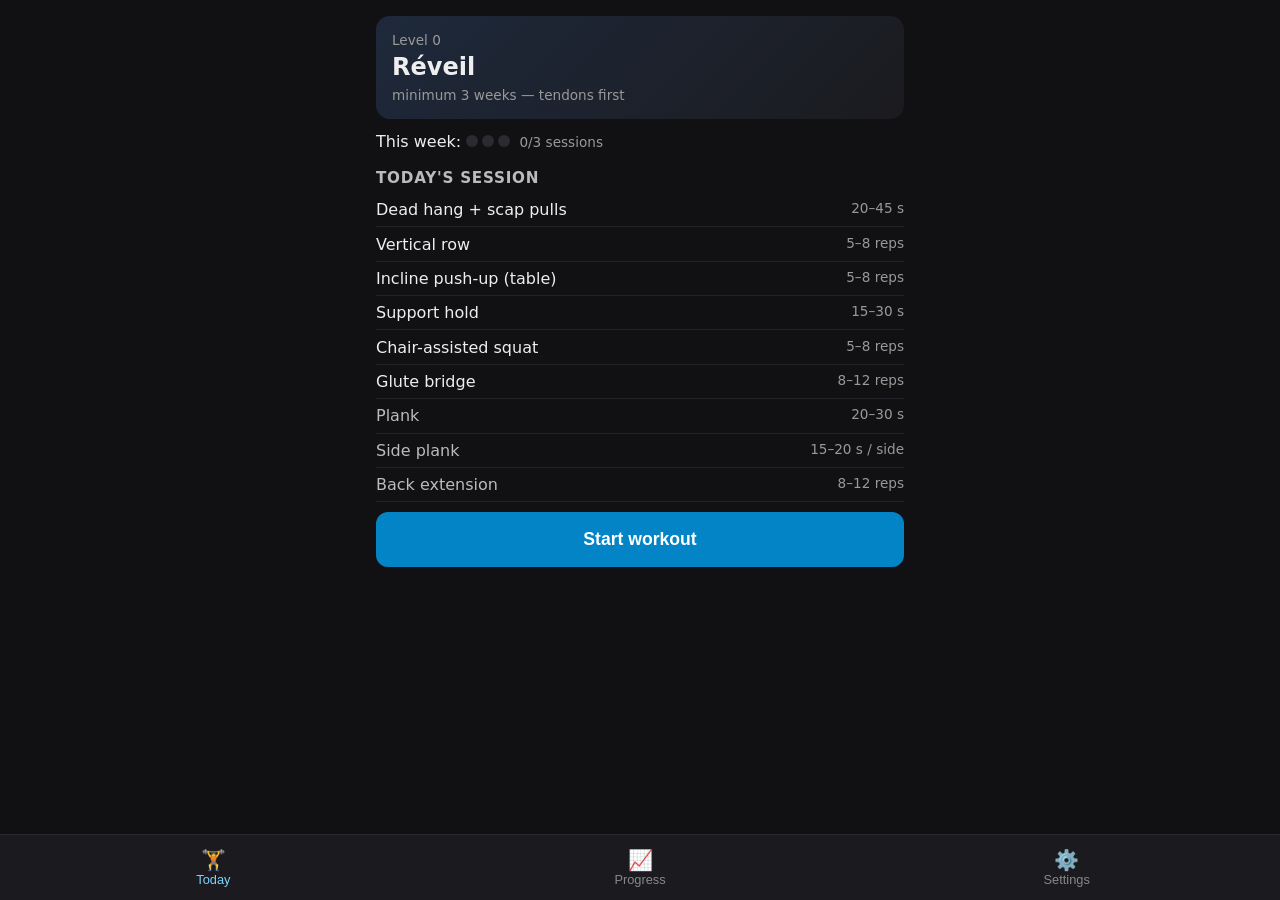
<file: app/index.html>
<!doctype html>
<html lang="en">
<head>
<meta charset="utf-8">
<meta name="viewport" content="width=device-width, initial-scale=1, viewport-fit=cover">
<meta name="apple-mobile-web-app-capable" content="yes">
<meta name="apple-mobile-web-app-status-bar-style" content="black-translucent">
<meta name="theme-color" content="#111114">
<title>Claudisthenics</title>
<link rel="manifest" href="manifest.webmanifest">
<link rel="icon" href="icon.svg" type="image/svg+xml">
<link rel="apple-touch-icon" href="apple-touch-icon.png">
<link rel="stylesheet" href="styles.css">
</head>
<body>
<div id="screen"></div>
<nav id="tabbar">
  <button data-tab="today"><span class="ico">🏋️</span>Today</button>
  <button data-tab="progress"><span class="ico">📈</span>Progress</button>
  <button data-tab="settings"><span class="ico">⚙️</span>Settings</button>
</nav>
<script src="data.js"></script>
<script src="viz.js"></script>
<script src="store.js"></script>
<script src="app.js"></script>
</body>
</html>
</file>
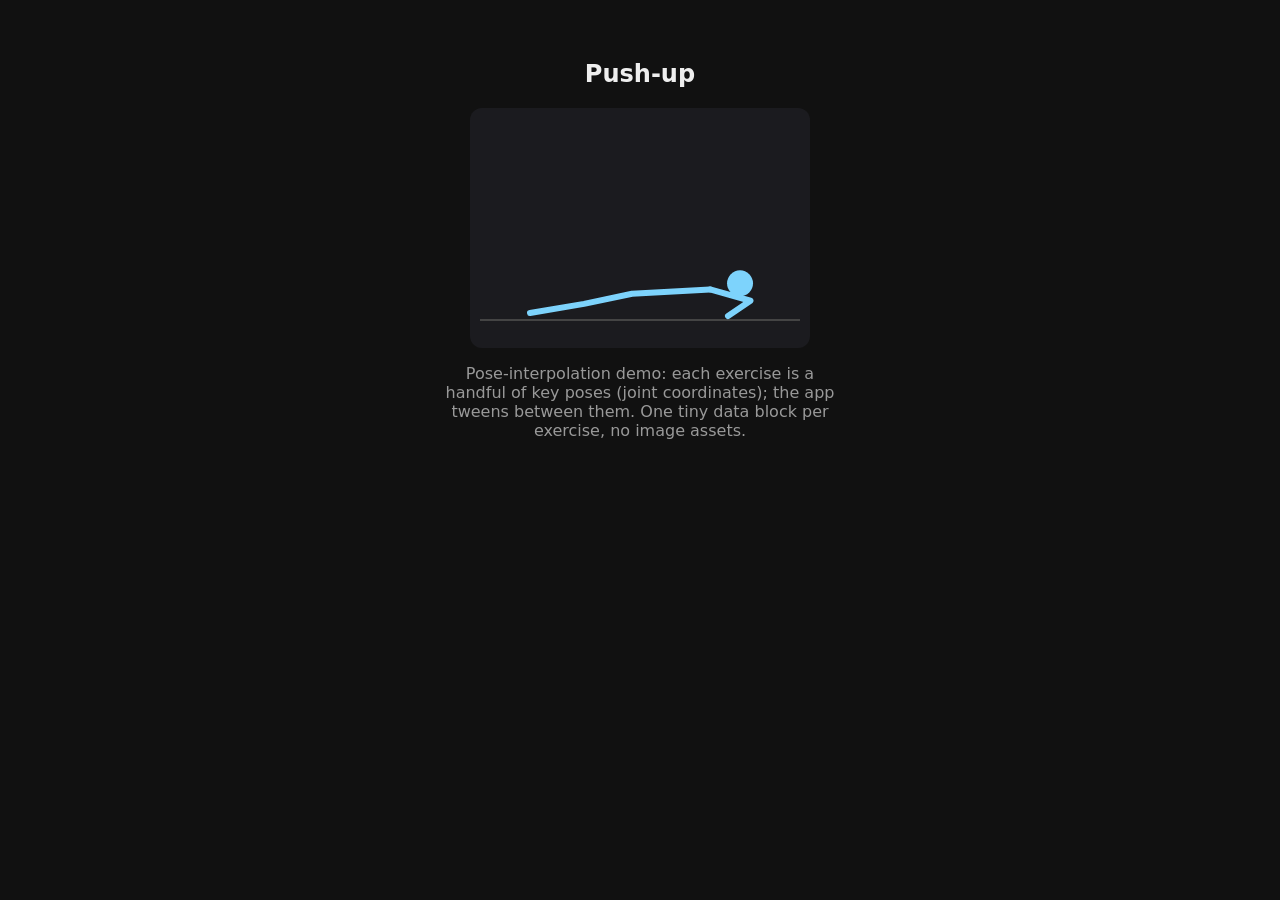
<file: viz/demo-pushup.html>
<!doctype html>
<html>
<head>
<meta charset="utf-8">
<title>Claudisthenics — viz proof of concept</title>
<style>
  body { font-family: system-ui, sans-serif; background: #111; color: #eee;
         display: flex; flex-direction: column; align-items: center; padding: 2rem; }
  svg { background: #1b1b1f; border-radius: 12px; }
  polyline { stroke: #7dd3fc; stroke-width: 6; stroke-linecap: round;
             stroke-linejoin: round; fill: none; }
  circle { fill: #7dd3fc; }
  .ground { stroke: #444; stroke-width: 2; }
  p { max-width: 40ch; color: #999; text-align: center; }
</style>
</head>
<body>
<h2>Push-up</h2>
<svg width="340" height="240" viewBox="0 0 340 240">
  <line class="ground" x1="10" y1="212" x2="330" y2="212"/>
  <polyline id="bodyLine"/>
  <polyline id="armLine"/>
  <circle id="headDot" r="13"/>
</svg>
<p>Pose-interpolation demo: each exercise is a handful of key poses (joint coordinates);
the app tweens between them. One tiny data block per exercise, no image assets.</p>
<script>
  // Two key poses: joint name -> [x, y]. Feet and hands stay planted.
  const TOP = {
    ankle: [60, 205], knee: [115, 190], hip: [165, 172],
    shoulder: [245, 150], head: [272, 140],
    elbow: [252, 178], wrist: [258, 208]
  };
  const BOTTOM = {
    ankle: [60, 205], knee: [114, 196], hip: [162, 186],
    shoulder: [240, 182], head: [270, 176],
    elbow: [281, 193], wrist: [258, 208]
  };

  const bodyLine = document.getElementById("bodyLine");
  const armLine  = document.getElementById("armLine");
  const headDot  = document.getElementById("headDot");
  const lerp = (a, b, t) => a + (b - a) * t;

  function draw(t) {
    const P = {};
    for (const k in TOP) P[k] = [lerp(TOP[k][0], BOTTOM[k][0], t),
                                 lerp(TOP[k][1], BOTTOM[k][1], t)];
    bodyLine.setAttribute("points",
      [P.ankle, P.knee, P.hip, P.shoulder].map(p => p.join(",")).join(" "));
    armLine.setAttribute("points",
      [P.shoulder, P.elbow, P.wrist].map(p => p.join(",")).join(" "));
    headDot.setAttribute("cx", P.head[0]);
    headDot.setAttribute("cy", P.head[1]);
  }

  const start = performance.now();
  (function loop(now) {
    // 2 s per rep, eased down-and-up
    const t = (1 - Math.cos((now - start) / 1000 * Math.PI)) / 2;
    draw(t);
    requestAnimationFrame(loop);
  })(start);
</script>
</body>
</html>
</file>
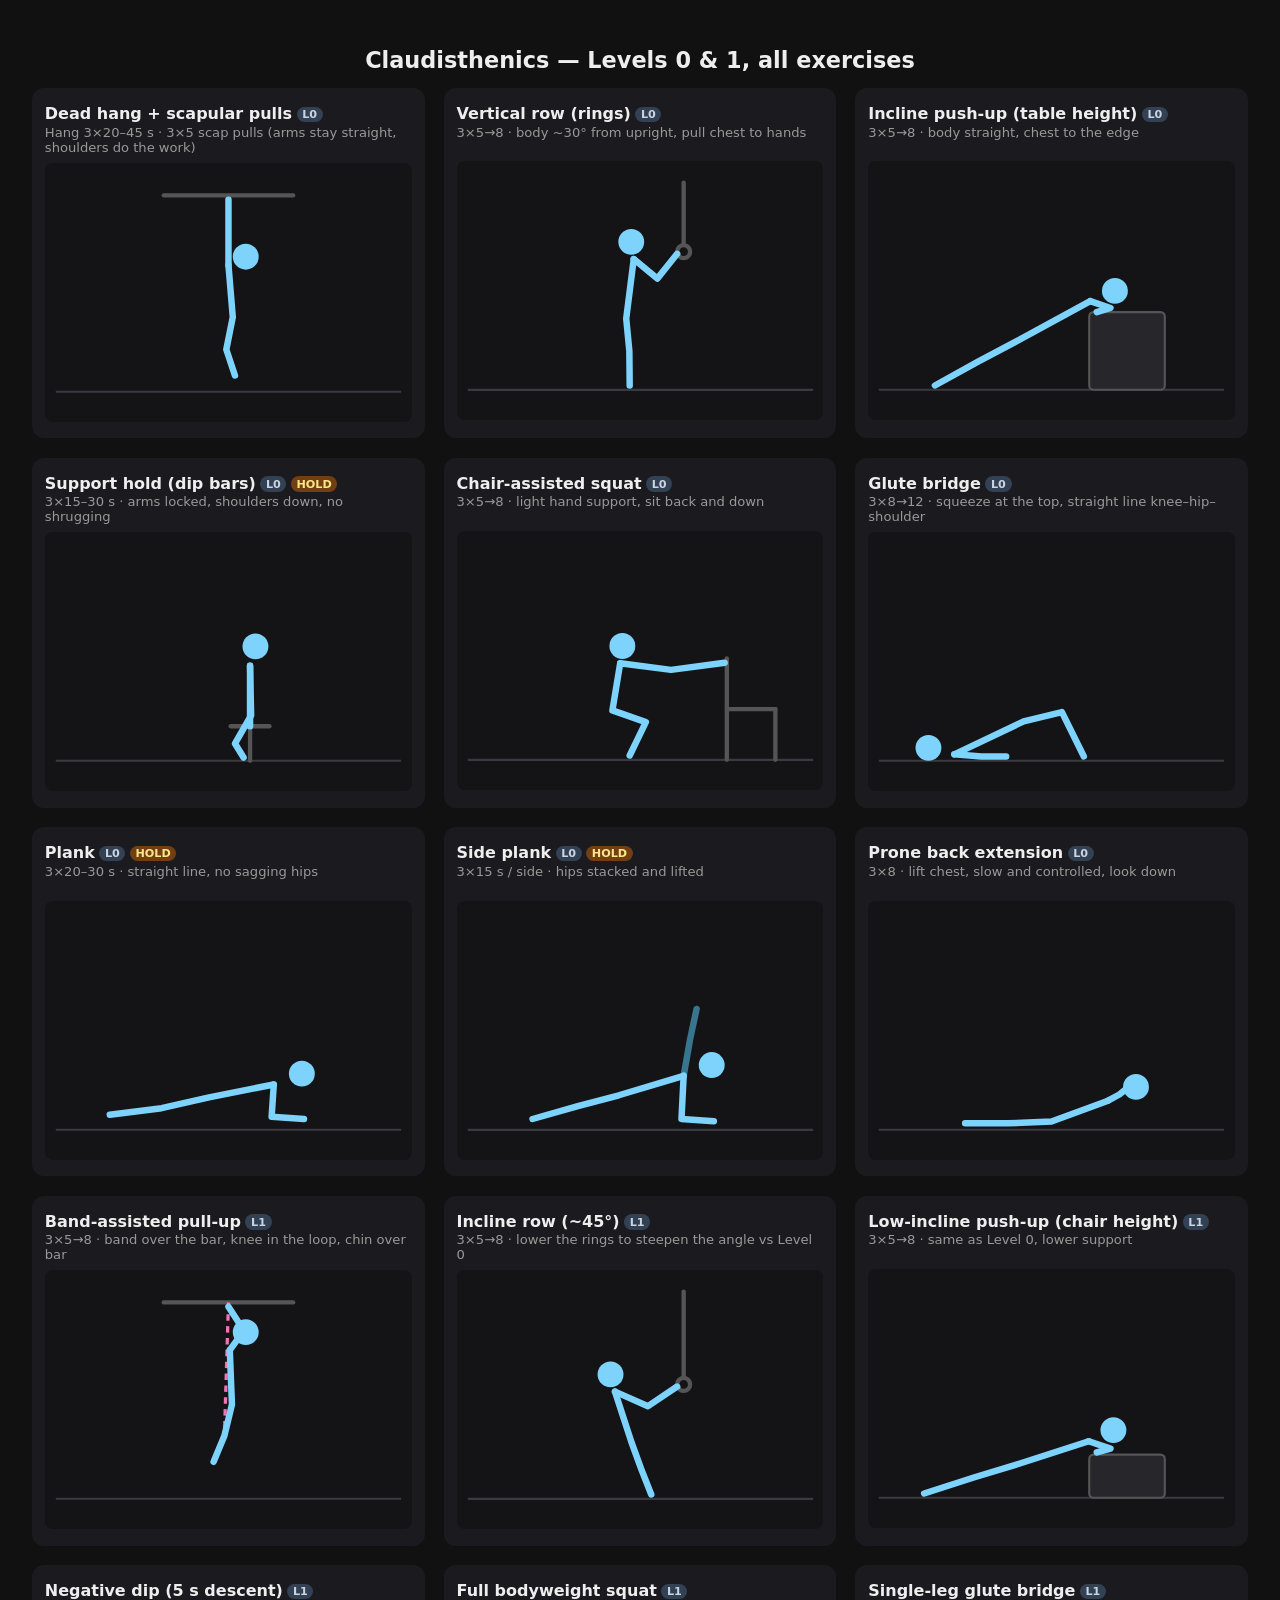
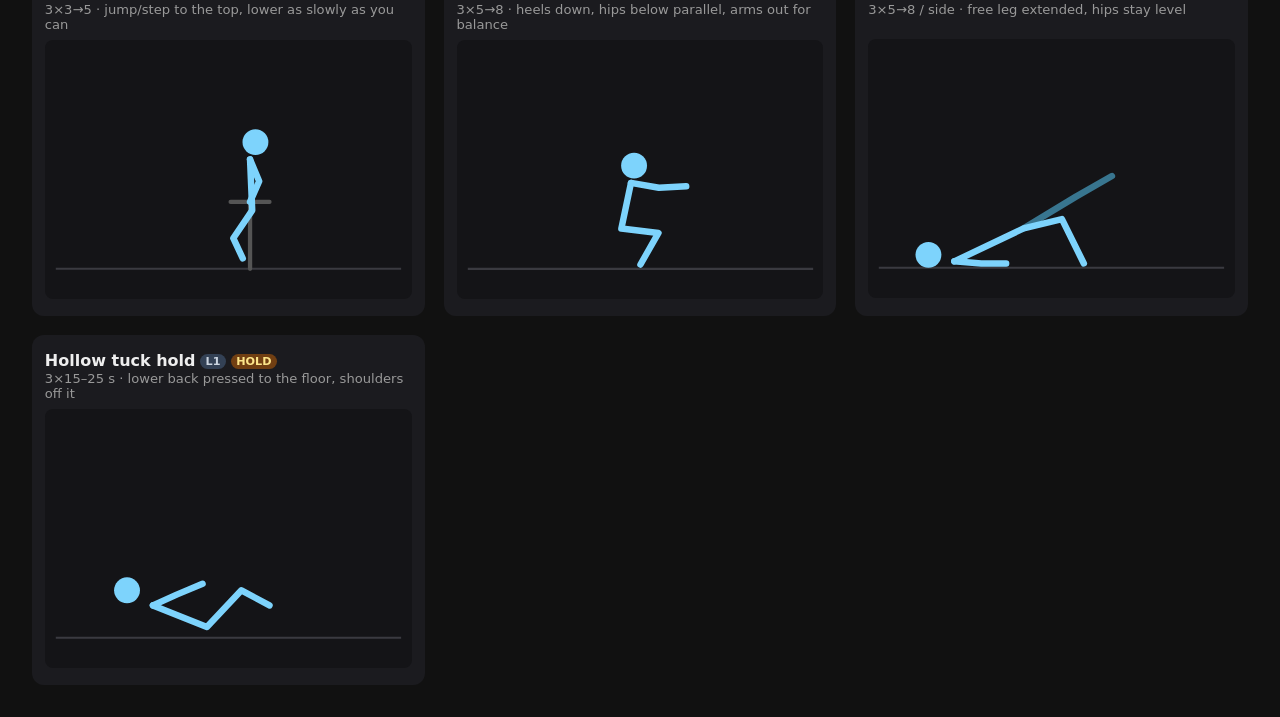
<file: viz/level0-1.html>
<!doctype html>
<html>
<head>
<meta charset="utf-8">
<title>Claudisthenics — Level 0–1 exercise gallery</title>
<style>
  body { font-family: system-ui, sans-serif; background: #111; color: #eee;
         margin: 0; padding: 2rem; }
  h1 { text-align: center; font-size: 1.4rem; }
  .grid { display: grid; grid-template-columns: repeat(auto-fill, minmax(300px, 1fr));
          gap: 1.2rem; max-width: 1400px; margin: 0 auto; }
  .tile { background: #1b1b1f; border-radius: 12px; padding: .8rem; }
  .tile h3 { margin: .2rem 0 .1rem; font-size: 1rem; font-weight: 600; }
  .tile .note { color: #999; font-size: .82rem; margin: 0 0 .5rem; min-height: 2.2em; }
  .badge { display: inline-block; font-size: .7rem; padding: .1em .5em;
           border-radius: 999px; background: #334155; color: #cbd5e1;
           vertical-align: middle; margin-left: .4em; }
  .badge.hold { background: #713f12; color: #fde68a; }
  svg { width: 100%; height: auto; background: #141417; border-radius: 8px; }
  .fig  { stroke: #7dd3fc; stroke-width: 6; stroke-linecap: round;
          stroke-linejoin: round; fill: none; }
  .fig2 { stroke: #38758f; stroke-width: 6; stroke-linecap: round;
          stroke-linejoin: round; fill: none; }
  .headfill { fill: #7dd3fc; }
  .prop { stroke: #555; stroke-width: 4; stroke-linecap: round; fill: none; }
  .propfill { fill: #26262b; stroke: #555; stroke-width: 2; }
  .band { stroke: #f472b6; stroke-width: 3; stroke-dasharray: 6 5; fill: none; }
  .ground { stroke: #3a3a40; stroke-width: 2; }
</style>
</head>
<body>
<h1>Claudisthenics — Levels 0 &amp; 1, all exercises</h1>
<div class="grid" id="grid"></div>
<script>
// ---------------------------------------------------------------------------
// Each exercise: name, level, note, optional props (static scenery),
// poses = [A] (hold) or [A, B] (animated, sine-tweened), optional band
// (elastic drawn from an anchor point to a moving joint).
// Joints: ankle knee hip shoulder elbow wrist head (+ optional knee2/ankle2
// = second leg, elbow2/wrist2 = second arm). Side view, ground at y=212.
// ---------------------------------------------------------------------------
const EXERCISES = [
{ name: "Dead hang + scapular pulls", level: 0, note: "Hang 3×20–45 s · 3×5 scap pulls (arms stay straight, shoulders do the work)",
  period: 2200,
  props: [{t:"line", x1:110, y1:30, x2:230, y2:30}],
  poses: [
    {wrist:[170,34], elbow:[170,68], shoulder:[170,104], hip:[174,152], knee:[168,182], ankle:[176,206], head:[186,96]},
    {wrist:[170,34], elbow:[170,64], shoulder:[170,92],  hip:[174,140], knee:[168,170], ankle:[176,194], head:[186,84]} ] },

{ name: "Vertical row (rings)", level: 0, note: "3×5→8 · body ~30° from upright, pull chest to hands",
  props: [{t:"line", x1:210, y1:20, x2:210, y2:78}, {t:"circ", cx:210, cy:84, r:6}],
  poses: [
    {ankle:[160,208], knee:[158,176], hip:[150,146], shoulder:[140,96],  head:[136,80],  elbow:[172,92],  wrist:[204,86]},
    {ankle:[160,208], knee:[160,176], hip:[158,146], shoulder:[168,90],  head:[166,74],  elbow:[188,112], wrist:[204,86]} ] },

{ name: "Incline push-up (table height)", level: 0, note: "3×5→8 · body straight, chest to the edge",
  props: [{t:"rect", x:205, y:140, w:70, h:72}],
  poses: [
    {ankle:[62,208], knee:[102,180], hip:[140,153], shoulder:[200,112], head:[222,100], elbow:[206,126], wrist:[212,140]},
    {ankle:[62,208], knee:[102,187], hip:[142,167], shoulder:[207,133], head:[230,124], elbow:[228,138], wrist:[212,140]} ] },

{ name: "Support hold (dip bars)", level: 0, note: "3×15–30 s · arms locked, shoulders down, no shrugging", hold: true,
  props: [{t:"line", x1:190, y1:180, x2:190, y2:212}, {t:"line", x1:172, y1:180, x2:208, y2:180}],
  poses: [
    {wrist:[190,180], elbow:[190,152], shoulder:[190,124], head:[195,106], hip:[191,170], knee:[176,196], ankle:[184,209]} ] },

{ name: "Chair-assisted squat", level: 0, note: "3×5→8 · light hand support, sit back and down",
  props: [{t:"line", x1:250, y1:118, x2:250, y2:212}, {t:"line", x1:250, y1:165, x2:295, y2:165}, {t:"line", x1:295, y1:165, x2:295, y2:212}],
  poses: [
    {ankle:[160,208], knee:[158,172], hip:[155,134], shoulder:[158,92],  head:[160,76],  elbow:[200,110], wrist:[248,122]},
    {ankle:[160,208], knee:[178,178], hip:[142,172], shoulder:[150,128], head:[152,112], elbow:[198,132], wrist:[248,122]} ] },

{ name: "Glute bridge", level: 0, note: "3×8→12 · squeeze at the top, straight line knee–hip–shoulder",
  poses: [
    {ankle:[200,208], knee:[178,172], hip:[140,206], shoulder:[80,206], head:[56,200], elbow:[105,208], wrist:[128,208]},
    {ankle:[200,208], knee:[180,166], hip:[145,170], shoulder:[80,206], head:[56,200], elbow:[105,208], wrist:[128,208]} ] },

{ name: "Plank", level: 0, note: "3×20–30 s · straight line, no sagging hips", hold: true,
  poses: [
    {ankle:[60,198], knee:[108,192], hip:[152,182], shoulder:[212,170], head:[238,160], elbow:[210,200], wrist:[240,202]} ] },

{ name: "Side plank", level: 0, note: "3×15 s / side · hips stacked and lifted", hold: true,
  poses: [
    {ankle:[70,202], knee:[112,190], hip:[150,180], shoulder:[210,162], head:[236,152], elbow:[208,202], wrist:[238,204], elbow2:[216,128], wrist2:[222,100]} ] },

{ name: "Prone back extension", level: 0, note: "3×8 · lift chest, slow and controlled, look down",
  poses: [
    {ankle:[90,206], knee:[130,206], hip:[170,206], shoulder:[225,202], head:[250,196], elbow:[238,198], wrist:[246,190]},
    {ankle:[90,206], knee:[130,206], hip:[170,204], shoulder:[222,182], head:[248,168], elbow:[232,176], wrist:[242,168]} ] },

{ name: "Band-assisted pull-up", level: 1, note: "3×5→8 · band over the bar, knee in the loop, chin over bar",
  period: 2600,
  props: [{t:"line", x1:110, y1:30, x2:230, y2:30}],
  band: {anchor:[170,30], joint:"knee"},
  poses: [
    {wrist:[170,34], elbow:[172,66], shoulder:[170,100], hip:[172,148], knee:[165,175], ankle:[155,198], head:[186,92]},
    {wrist:[170,34], elbow:[192,50], shoulder:[172,58],  hip:[174,110], knee:[167,140], ankle:[157,165], head:[186,36]} ] },

{ name: "Incline row (~45°)", level: 1, note: "3×5→8 · lower the rings to steepen the angle vs Level 0",
  props: [{t:"line", x1:210, y1:20, x2:210, y2:100}, {t:"circ", cx:210, cy:106, r:6}],
  poses: [
    {ankle:[180,208], knee:[163,186], hip:[146,166], shoulder:[115,128], head:[110,112], elbow:[160,116], wrist:[204,108]},
    {ankle:[180,208], knee:[172,184], hip:[165,160], shoulder:[152,110], head:[148,94],  elbow:[180,128], wrist:[204,108]} ] },

{ name: "Low-incline push-up (chair height)", level: 1, note: "3×5→8 · same as Level 0, lower support",
  props: [{t:"rect", x:205, y:172, w:70, h:40}],
  poses: [
    {ankle:[52,208], knee:[98,189], hip:[140,172], shoulder:[202,146], head:[224,134], elbow:[206,158], wrist:[212,170]},
    {ankle:[52,208], knee:[98,194], hip:[140,182], shoulder:[205,162], head:[228,152], elbow:[228,168], wrist:[212,170]} ] },

{ name: "Negative dip (5 s descent)", level: 1, note: "3×3→5 · jump/step to the top, lower as slowly as you can",
  period: 3500,
  props: [{t:"line", x1:190, y1:150, x2:190, y2:212}, {t:"line", x1:172, y1:150, x2:208, y2:150}],
  poses: [
    {wrist:[190,150], elbow:[190,124], shoulder:[190,96],  head:[195,80],  hip:[192,144], knee:[176,176], ankle:[184,200]},
    {wrist:[190,150], elbow:[212,142], shoulder:[190,134], head:[195,118], hip:[192,180], knee:[172,196], ankle:[182,206]} ] },

{ name: "Full bodyweight squat", level: 1, note: "3×5→8 · heels down, hips below parallel, arms out for balance",
  poses: [
    {ankle:[170,208], knee:[168,172], hip:[165,134], shoulder:[168,90],  head:[170,74],  elbow:[182,108], wrist:[192,122]},
    {ankle:[170,208], knee:[190,180], hip:[150,182], shoulder:[160,140], head:[163,124], elbow:[188,142], wrist:[216,138]} ] },

{ name: "Single-leg glute bridge", level: 1, note: "3×5→8 / side · free leg extended, hips stay level",
  poses: [
    {ankle:[200,208], knee:[178,172], hip:[140,206], shoulder:[80,206], head:[56,200], elbow:[105,208], wrist:[128,208], knee2:[180,180], ankle2:[215,155]},
    {ankle:[200,208], knee:[180,166], hip:[145,170], shoulder:[80,206], head:[56,200], elbow:[105,208], wrist:[128,208], knee2:[195,140], ankle2:[228,122]} ] },

{ name: "Hollow tuck hold", level: 1, note: "3×15–25 s · lower back pressed to the floor, shoulders off it", hold: true,
  poses: [
    {ankle:[208,182], knee:[182,168], hip:[150,202], shoulder:[100,182], head:[76,168], elbow:[122,172], wrist:[146,162]} ] },
];

// ------------------------------ engine -------------------------------------
const SVGNS = "http://www.w3.org/2000/svg";
const lerp = (a, b, t) => a + (b - a) * t;

function el(tag, attrs, cls) {
  const e = document.createElementNS(SVGNS, tag);
  for (const k in attrs) e.setAttribute(k, attrs[k]);
  if (cls) e.setAttribute("class", cls);
  return e;
}

const anims = [];
const grid = document.getElementById("grid");

for (const ex of EXERCISES) {
  const tile = document.createElement("div");
  tile.className = "tile";
  tile.innerHTML = `<h3>${ex.name}<span class="badge">L${ex.level}</span>` +
    (ex.hold ? `<span class="badge hold">HOLD</span>` : ``) +
    `</h3><p class="note">${ex.note}</p>`;
  const svg = el("svg", {viewBox: "0 0 340 240"});
  svg.appendChild(el("line", {x1:10, y1:212, x2:330, y2:212}, "ground"));
  for (const p of (ex.props || [])) {
    if (p.t === "line") svg.appendChild(el("line", {x1:p.x1, y1:p.y1, x2:p.x2, y2:p.y2}, "prop"));
    if (p.t === "rect") svg.appendChild(el("rect", {x:p.x, y:p.y, width:p.w, height:p.h, rx:4}, "propfill"));
    if (p.t === "circ") svg.appendChild(el("circle", {cx:p.cx, cy:p.cy, r:p.r}, "prop"));
  }
  const parts = {
    band:  ex.band ? svg.appendChild(el("polyline", {}, "band")) : null,
    leg2:  svg.appendChild(el("polyline", {}, "fig2")),
    arm2:  svg.appendChild(el("polyline", {}, "fig2")),
    body:  svg.appendChild(el("polyline", {}, "fig")),
    arm:   svg.appendChild(el("polyline", {}, "fig")),
    head:  svg.appendChild(el("circle", {r:12}, "headfill")),
  };
  tile.appendChild(svg);
  grid.appendChild(tile);

  const pts = js => js.map(p => p.join(",")).join(" ");
  function draw(t) {
    const A = ex.poses[0], B = ex.poses[1] || A;
    const P = {};
    for (const k in A) P[k] = [lerp(A[k][0], B[k][0], t), lerp(A[k][1], B[k][1], t)];
    parts.body.setAttribute("points", pts([P.ankle, P.knee, P.hip, P.shoulder]));
    parts.arm.setAttribute("points", pts([P.shoulder, P.elbow, P.wrist]));
    parts.leg2.setAttribute("points", P.knee2 ? pts([P.hip, P.knee2, P.ankle2]) : "");
    parts.arm2.setAttribute("points", P.elbow2 ? pts([P.shoulder, P.elbow2, P.wrist2]) : "");
    parts.head.setAttribute("cx", P.head[0]);
    parts.head.setAttribute("cy", P.head[1]);
    if (parts.band) parts.band.setAttribute("points", pts([ex.band.anchor, P[ex.band.joint]]));
  }
  draw(0);
  if (!ex.hold) anims.push({draw, period: ex.period || 2000});
}

const start = performance.now();
(function loop(now) {
  for (const a of anims) {
    const t = (1 - Math.cos((now - start) / a.period * Math.PI)) / 2;
    a.draw(t);
  }
  requestAnimationFrame(loop);
})(start);
</script>
</body>
</html>
</file>
<file: app/styles.css>
* { box-sizing: border-box; margin: 0; }
html, body { height: 100%; }
body {
  font-family: system-ui, -apple-system, sans-serif;
  background: #111114; color: #eee;
  -webkit-text-size-adjust: 100%;
  padding-bottom: env(safe-area-inset-bottom);
}
h1 { font-size: 1.5rem; margin: .3rem 0 .4rem; }
h2 { font-size: 1.25rem; margin: .4rem 0; }
h3 { font-size: .95rem; margin: 1.1rem 0 .4rem; color: #bbb; text-transform: uppercase; letter-spacing: .05em; }
.dim { color: #999; font-size: .85rem; }

#screen { max-width: 560px; margin: 0 auto; padding-bottom: 4.5rem; }
.pad { padding: 1rem; }

/* tab bar */
#tabbar {
  position: fixed; bottom: 0; left: 0; right: 0;
  display: flex; background: #1b1b1f; border-top: 1px solid #2a2a30;
  padding-bottom: env(safe-area-inset-bottom);
}
#tabbar button {
  flex: 1; padding: .8rem 0; background: none; border: none;
  color: #888; font-size: .8rem; cursor: pointer;
}
#tabbar button.active { color: #7dd3fc; }
#tabbar .ico { display: block; font-size: 1.25rem; }

/* buttons */
button.primary, button.secondary, button.danger {
  display: block; width: 100%; padding: .8rem; margin: .6rem 0;
  border: none; border-radius: 12px; font-size: 1rem; font-weight: 600; cursor: pointer;
}
button.primary { background: #0284c7; color: #fff; }
button.secondary { background: #2a2a30; color: #ddd; }
button.danger { background: #7f1d1d; color: #fecaca; }
button.big { padding: 1.05rem; font-size: 1.1rem; }
.row { display: flex; gap: .6rem; }
.row button { flex: 1; }

/* today */
.level-card {
  background: linear-gradient(135deg, #1e293b, #1b1b1f);
  border-radius: 14px; padding: 1rem; margin-bottom: .8rem;
}
.week { margin: .4rem 0 .2rem; }
.dot { display: inline-block; width: 12px; height: 12px; border-radius: 50%;
       background: #2a2a30; margin-right: 4px; }
.dot.on { background: #22c55e; }
.ex-list { list-style: none; padding: 0; }
.ex-list li { padding: .45rem 0; border-bottom: 1px solid #222228;
              display: flex; justify-content: space-between; gap: .5rem; }
.ex-list li.core-li { color: #bbb; }

/* runner */
.runner { padding: 1rem; display: flex; flex-direction: column; min-height: 92vh; }
.runner-head { display: flex; justify-content: space-between; align-items: center; }
.block-label { color: #7dd3fc; font-weight: 600; font-size: .85rem;
               text-transform: uppercase; letter-spacing: .05em; }
.quit { background: none; border: none; color: #777; font-size: 1.3rem; cursor: pointer; padding: .2rem .5rem; }
.viz { width: 100%; max-height: 38vh; background: #17171a; border-radius: 12px; margin: .6rem 0; }
.cue { color: #bbb; font-size: .9rem; min-height: 2.2em; }
.target { margin: .4rem 0; }
.warmup { padding-left: 1.2rem; line-height: 1.9; flex: 1; }
.stepper { display: flex; align-items: center; justify-content: center; gap: 1rem; margin: .6rem 0; }
.stepper button {
  width: 64px; height: 64px; font-size: 2rem; border-radius: 50%;
  border: none; background: #2a2a30; color: #eee; cursor: pointer;
}
.stepper #val { font-size: 2.4rem; font-weight: 700; min-width: 2.2ch; text-align: center; }
.stepper .unit { color: #888; }
.rest .count { font-size: 5rem; font-weight: 700; text-align: center; margin: 12vh 0 1rem; font-variant-numeric: tabular-nums; }
.summary { width: 100%; border-collapse: collapse; margin: .8rem 0; flex: 1; }
.summary td { padding: .4rem 0; border-bottom: 1px solid #222228; font-size: .9rem; }
.summary td:last-child { text-align: right; color: #7dd3fc; font-variant-numeric: tabular-nums; }
.runner > button.primary { margin-top: auto; }

/* progress */
.tracks { margin-top: .8rem; }
.track { margin-bottom: .7rem; }
.track-head { display: flex; justify-content: space-between; font-size: .9rem; margin-bottom: .25rem; }
.bar { height: 10px; background: #222228; border-radius: 999px; overflow: hidden; }
.fill { height: 100%; background: #0284c7; border-radius: 999px; transition: width .3s; }
.fill.top { background: #22c55e; }
.banner { background: #713f12; color: #fde68a; border-radius: 12px; padding: .8rem; margin: .8rem 0; font-weight: 600; }
.banner.soft { background: #1e293b; color: #93c5fd; }
.lvl-row { display: flex; align-items: baseline; gap: .5rem; padding: .5rem 0;
           border-bottom: 1px solid #222228; }
.lvl-row .icon { width: 1.4em; }
.lvl-row.locked { opacity: .45; }
.lvl-row.current b { color: #7dd3fc; }
.lvl-row .dim { overflow: hidden; text-overflow: ellipsis; white-space: nowrap; }

/* settings */
select { width: 100%; padding: .7rem; border-radius: 10px; background: #2a2a30;
         color: #eee; border: 1px solid #333; font-size: 1rem; }
.about { margin-top: 2rem; text-align: center; }

/* viz figure styles (shared with gallery) */
.fig  { stroke: #7dd3fc; stroke-width: 6; stroke-linecap: round; stroke-linejoin: round; fill: none; }
.fig2 { stroke: #38758f; stroke-width: 6; stroke-linecap: round; stroke-linejoin: round; fill: none; }
.headfill { fill: #7dd3fc; }
.prop { stroke: #555; stroke-width: 4; stroke-linecap: round; fill: none; }
.propfill { fill: #26262b; stroke: #555; stroke-width: 2; }
.band { stroke: #f472b6; stroke-width: 3; stroke-dasharray: 6 5; fill: none; }
.ground { stroke: #3a3a40; stroke-width: 2; }

/* toast */
.toast {
  position: fixed; left: 50%; bottom: 5.5rem; transform: translateX(-50%) translateY(20px);
  background: #333; color: #fff; padding: .6rem 1.1rem; border-radius: 999px;
  opacity: 0; transition: all .25s; z-index: 10; font-size: .9rem; white-space: nowrap;
}
.toast.show { opacity: 1; transform: translateX(-50%) translateY(0); }
</file>
